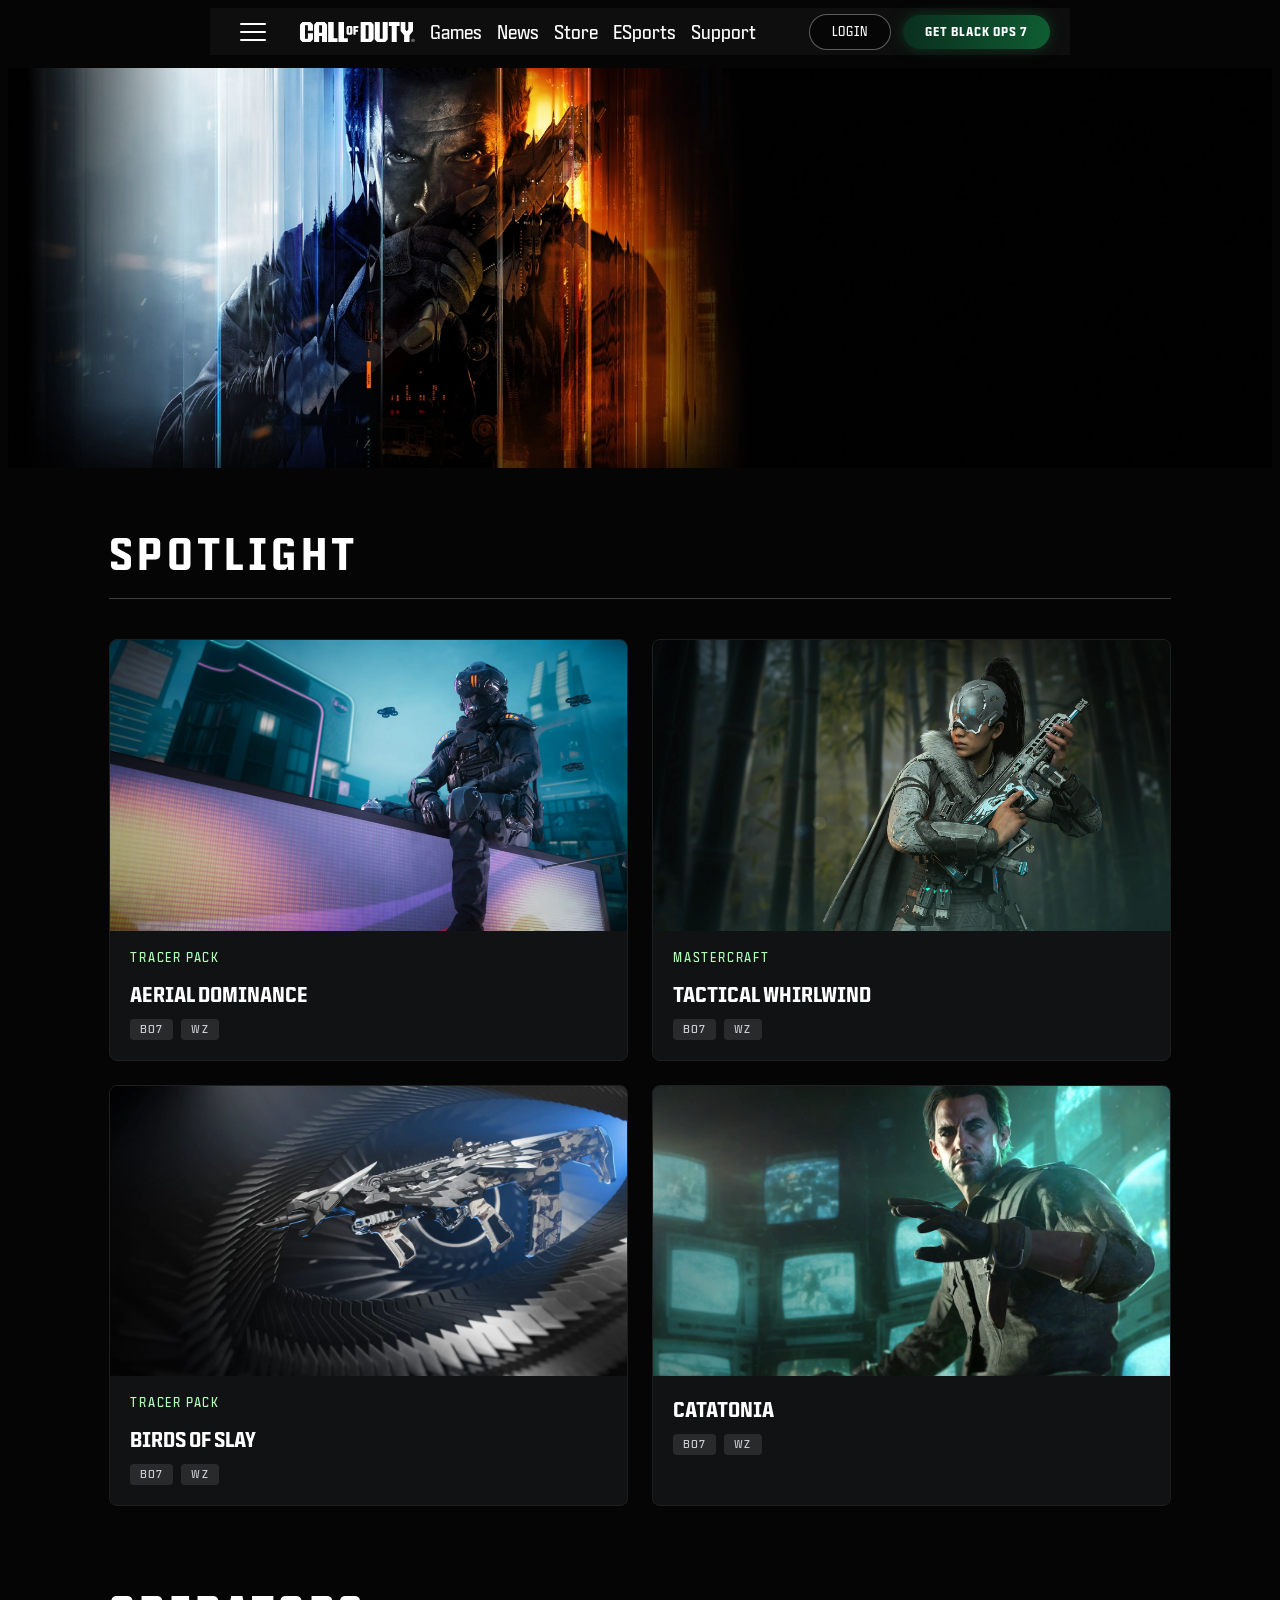
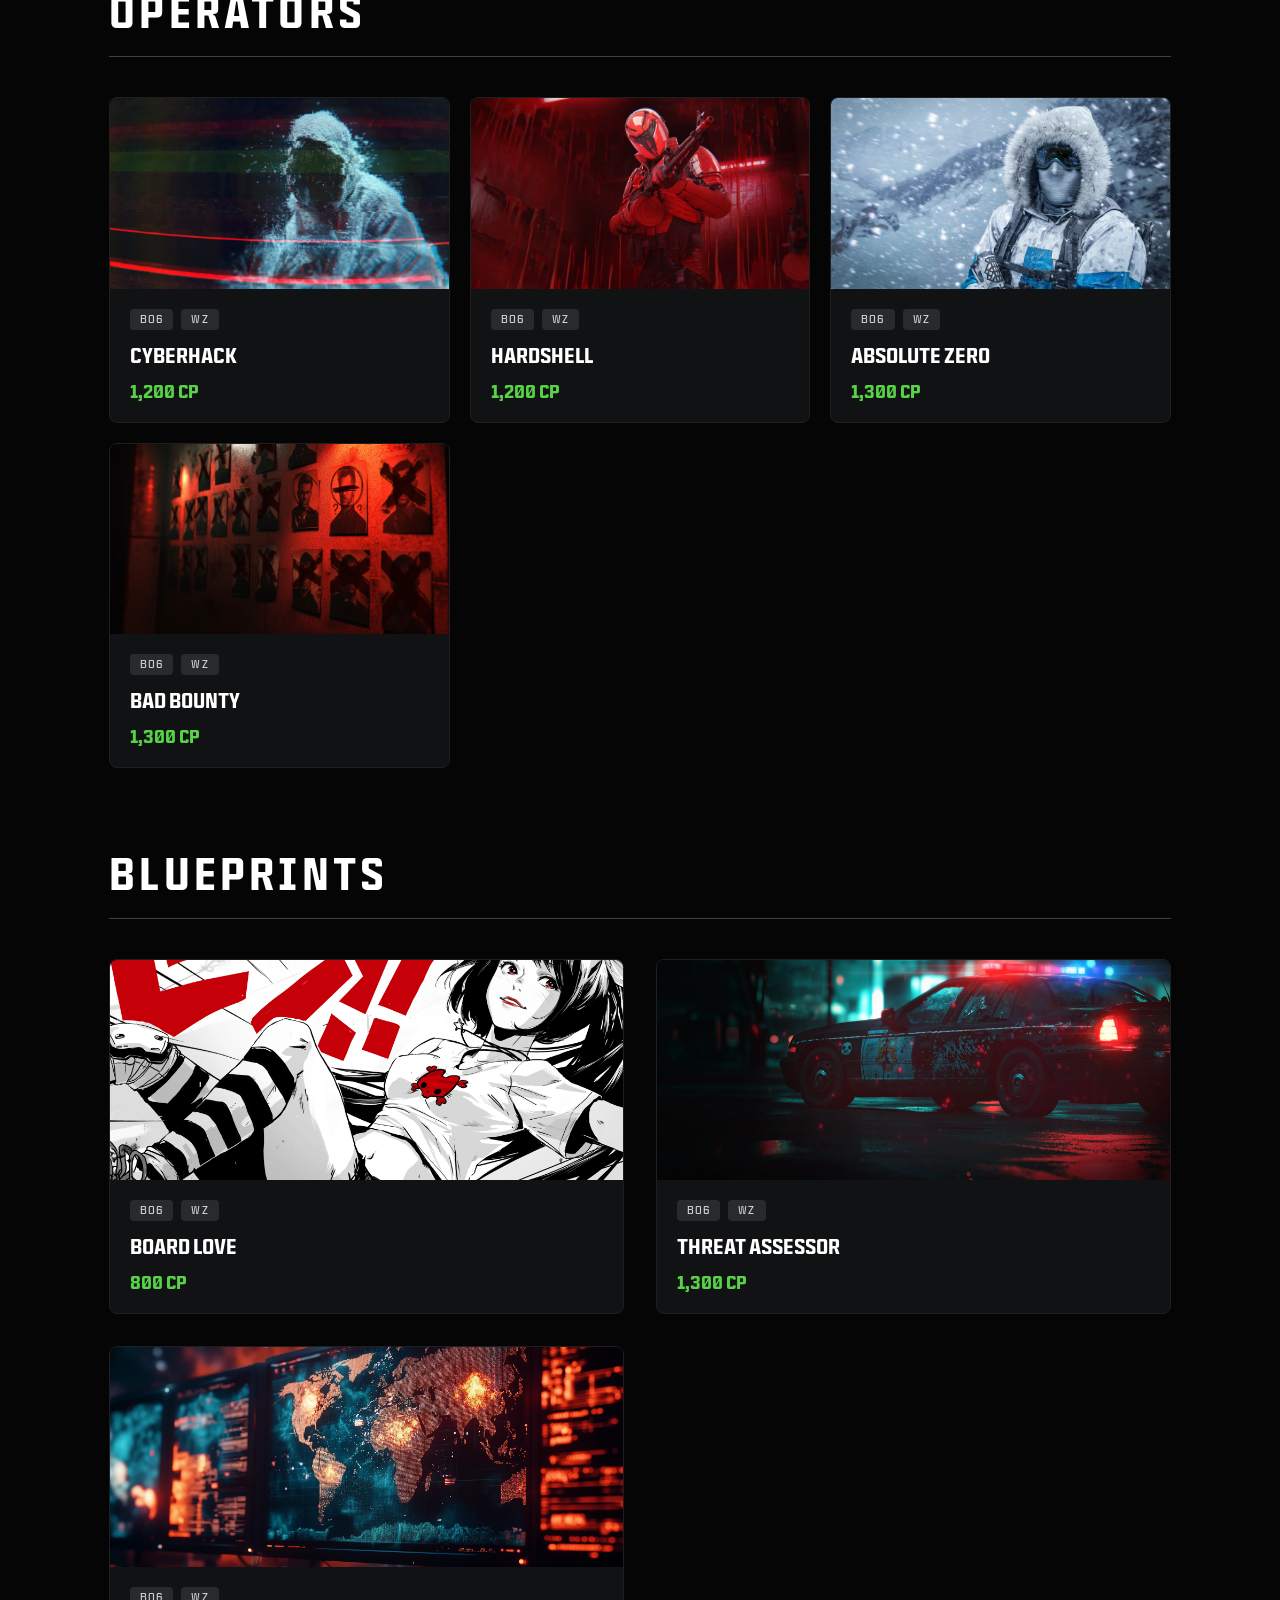
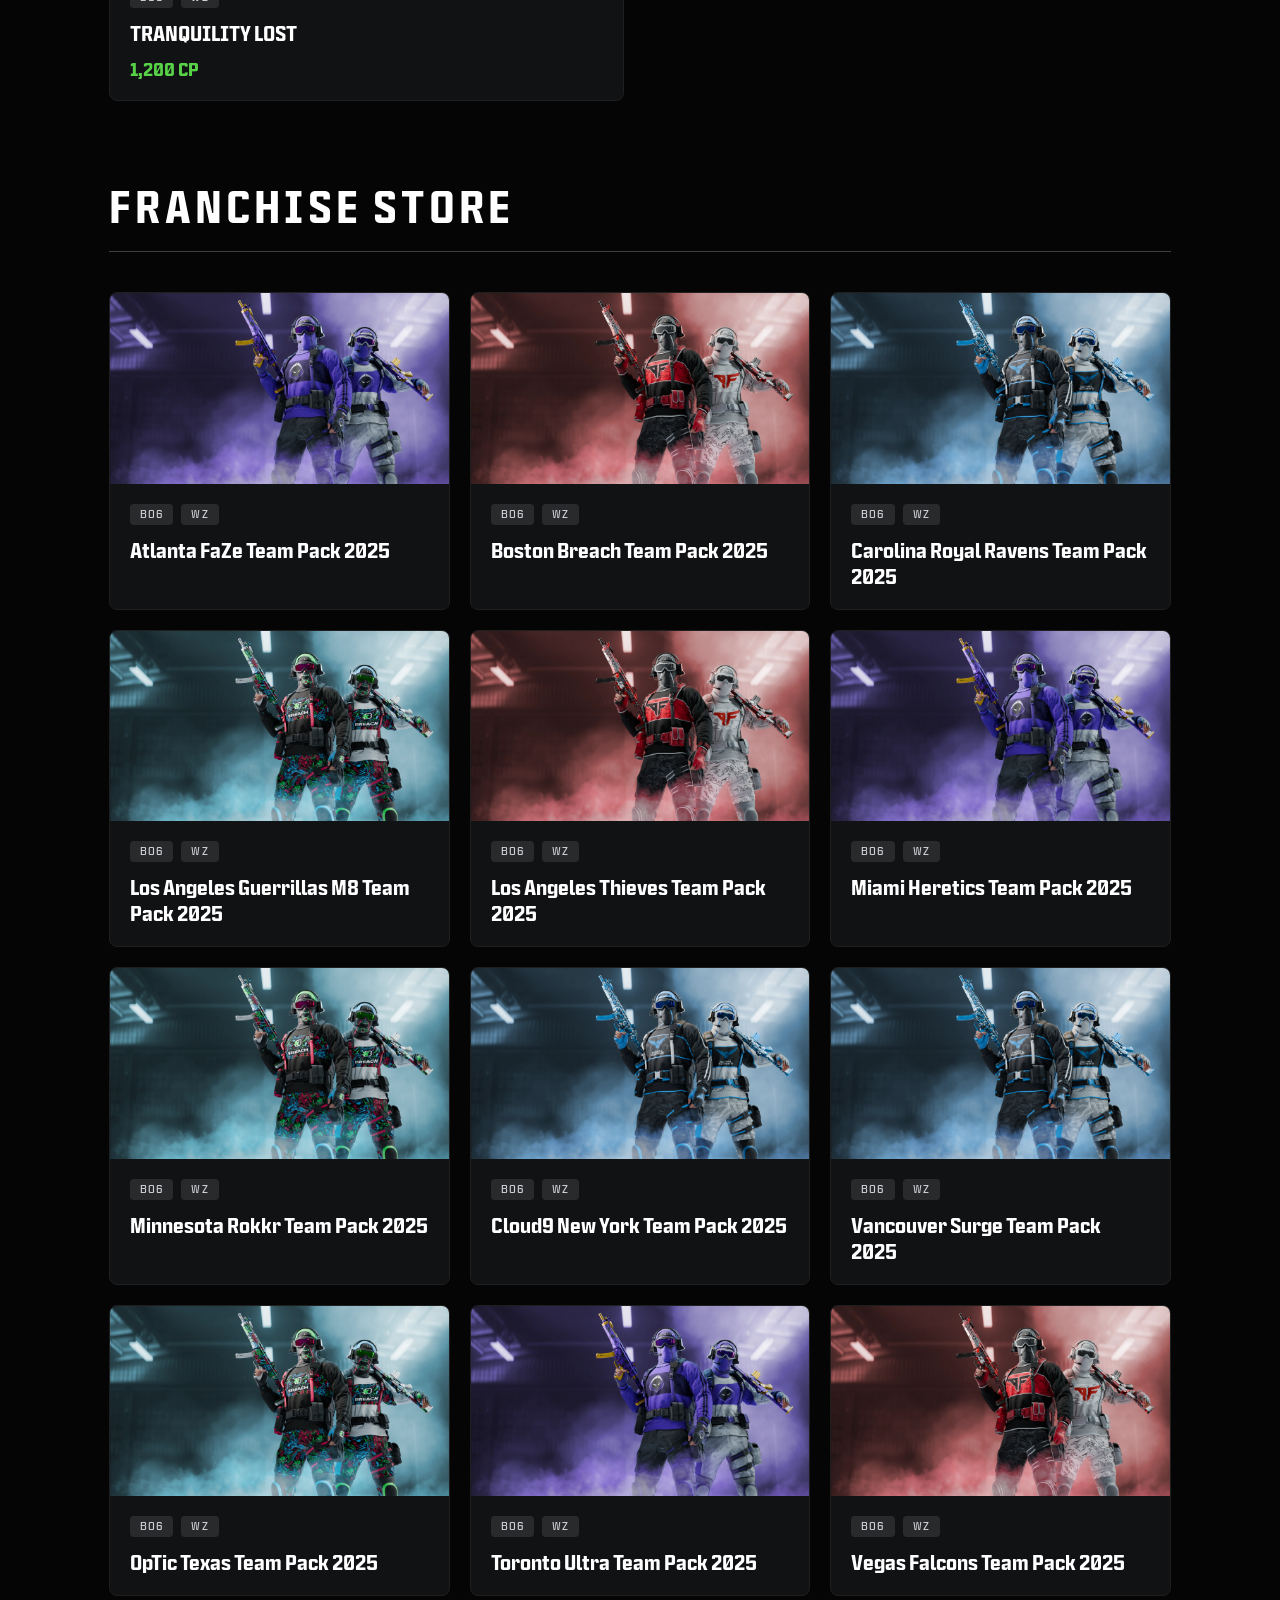
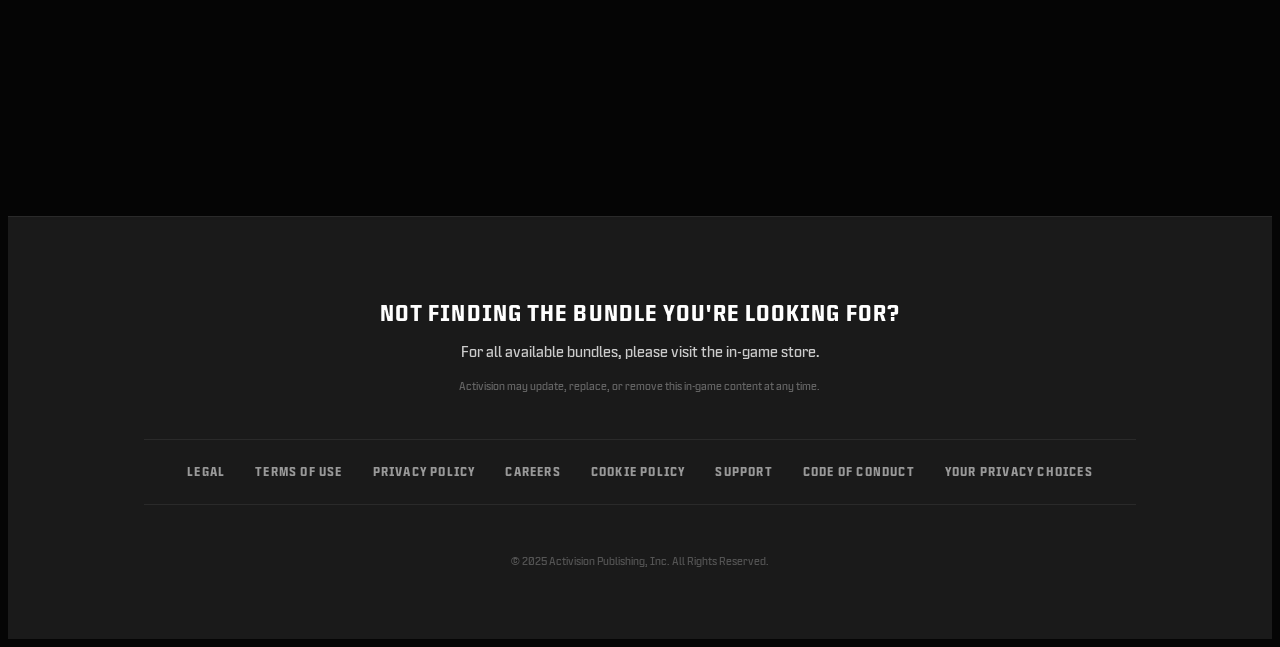
<file: html/store.html>
<!DOCTYPE html>
<html lang="en">

<head>
  <meta charset="UTF-8">
  <meta name="viewport" content="width=device-width, initial-scale=1.0">
  <title>Store</title>
  <link rel="stylesheet" href="../css/index.css">
  <link rel="stylesheet" href="../css/store.css">

  <script src="../js/index.js"></script>
  <script src="../js/store.js"></script>
</head>

<body>

  <div id="nav-bar">
    <section id="menu">
      <button class="menu-toggle" aria-label="Open navigation menu">
        <span></span>
        <span></span>
        <span></span>
      </button>
      <div class="menu-dropdown">
        <a href="#">Latest Intel</a>
        <a href="#">Battle Pass</a>
        <a href="#">Forums</a>
      </div>
    </section>

    <section id="nav-left">
      <a href="index.html"><img src="../assets/logos/cod-logo.svg" id="logo" alt="Logo"></a>
      <p>Games</p>
      <a href="news.html">
        <p>News</p>
      </a>
      <a href="store.html">
        <p>Store</p>
      </a>
      <p>ESports</p>
      <p>Support</p>
    </section>

    <section id="nav-right">
      <button class="nav-button nav-ghost">Login</button>
      <button class="nav-button nav-black">Get Black Ops 7</button>
    </section>
  </div>
  <div class="fade-slider">
    <img src="../assets/photos/Chimera_Store-LP_Hero_Desktop-LG.webp" class="slide active">
    <img src="../assets/photos/COD-Store_LP_BC_Desktop-LG.webp" class="slide">
    <img src="../assets/photos/CODE_Legacy_Store-Hero_Desktop-LG.webp" class="slide">
  </div>
  <main class="store-content">
    <div class="site-container">

      <!-- Spotlight Section -->
      <section class="bundles-section spotlight-section">
        <div class="section-header">
          <h2 class="section-title">Spotlight</h2>
        </div>
        <div class="spotlight-grid">
          <div class="bundle-card">
            <div class="bundle-image-container">
              <img src="../assets/photos/sat_bundle_billboard_21312_drone_specialist.webp" alt="Aerial Dominance"
                class="bundle-image">
            </div>
            <div class="bundle-info">
              <div class="bundle-type">Tracer Pack</div>
              <h3 class="bundle-title">AERIAL DOMINANCE</h3>
              <div class="bundle-tags">
                <span class="game-tag">BO7</span>
                <span class="game-tag">WZ</span>
              </div>
            </div>
          </div>

          <div class="bundle-card">
            <div class="bundle-image-container">
              <img src="../assets/photos/sat_bundle_billboard_21339_tactical_martial_artist.webp"
                alt="Tactical Whirlwind" class="bundle-image">
            </div>
            <div class="bundle-info">
              <div class="bundle-type">Mastercraft</div>
              <h3 class="bundle-title">TACTICAL WHIRLWIND</h3>
              <div class="bundle-tags">
                <span class="game-tag">BO7</span>
                <span class="game-tag">WZ</span>
              </div>
            </div>
          </div>

          <div class="bundle-card">
            <div class="bundle-image-container">
              <img src="../assets/photos/sat_bundle_billboard_21304_mecha_eagle.webp" alt="Birds of Slay"
                class="bundle-image">
            </div>
            <div class="bundle-info">
              <div class="bundle-type">Tracer Pack</div>
              <h3 class="bundle-title">BIRDS OF SLAY</h3>
              <div class="bundle-tags">
                <span class="game-tag">BO7</span>
                <span class="game-tag">WZ</span>
              </div>
            </div>
          </div>

          <div class="bundle-card">
            <div class="bundle-image-container">
              <img src="../assets/photos/sat_bundle_billboard_21310_mk_ultra_hallucination.webp" alt="Catatonia"
                class="bundle-image">
            </div>
            <div class="bundle-info">
              <h3 class="bundle-title">CATATONIA</h3>
              <div class="bundle-tags">
                <span class="game-tag">BO7</span>
                <span class="game-tag">WZ</span>
              </div>
            </div>
          </div>
        </div>
      </section>

      <!-- Operators Section -->
      <section class="bundles-section">
        <div class="section-header">
          <h2 class="section-title">Operators</h2>
        </div>
        <div class="bundles-grid operators-grid">
          <div class="bundle-card">
            <div class="bundle-image-container">
              <img src="../assets/photos/cer_bundle_billboard_12359_hacker.webp" alt="Cyberhack" class="bundle-image">
            </div>
            <div class="bundle-info">
              <div class="bundle-tags">
                <span class="game-tag">BO6</span>
                <span class="game-tag">WZ</span>
              </div>
              <h3 class="bundle-title">CYBERHACK</h3>
              <div class="bundle-price">1,200 CP</div>
            </div>
          </div>

          <div class="bundle-card">
            <div class="bundle-image-container">
              <img src="../assets/photos/cer_bundle_billboard_12357_red_lacquer.webp" alt="Hardshell"
                class="bundle-image">
            </div>
            <div class="bundle-info">
              <div class="bundle-tags">
                <span class="game-tag">BO6</span>
                <span class="game-tag">WZ</span>
              </div>
              <h3 class="bundle-title">HARDSHELL</h3>
              <div class="bundle-price">1,200 CP</div>
            </div>
          </div>

          <div class="bundle-card">
            <div class="bundle-image-container">
              <img src="../assets/photos/cer_bundle_billboard_12338_arctic.webp" alt="Absolute Zero"
                class="bundle-image">
            </div>
            <div class="bundle-info">
              <div class="bundle-tags">
                <span class="game-tag">BO6</span>
                <span class="game-tag">WZ</span>
              </div>
              <h3 class="bundle-title">ABSOLUTE ZERO</h3>
              <div class="bundle-price">1,300 CP</div>
            </div>
          </div>

          <div class="bundle-card">
            <div class="bundle-image-container">
              <img src="../assets/photos/cer_bundle_billboard_12360_bounty_hunter.webp" alt="Bad Bounty"
                class="bundle-image">
            </div>
            <div class="bundle-info">
              <div class="bundle-tags">
                <span class="game-tag">BO6</span>
                <span class="game-tag">WZ</span>
              </div>
              <h3 class="bundle-title">BAD BOUNTY</h3>
              <div class="bundle-price">1,300 CP</div>
            </div>
          </div>
        </div>
      </section>

      <!-- Blueprints Section -->
      <section class="bundles-section">
        <div class="section-header">
          <h2 class="section-title">Blueprints</h2>
        </div>
        <div class="bundles-grid blueprints-grid">
          <div class="bundle-card">
            <div class="bundle-image-container">
              <img src="../assets/photos/cer_bundle_billboard_11335_manga.webp" alt="Board Love" class="bundle-image">
            </div>
            <div class="bundle-info">
              <div class="bundle-tags">
                <span class="game-tag">BO6</span>
                <span class="game-tag">WZ</span>
              </div>
              <h3 class="bundle-title">BOARD LOVE</h3>
              <div class="bundle-price">800 CP</div>
            </div>
          </div>

          <div class="bundle-card">
            <div class="bundle-image-container">
              <img src="../assets/photos/cer_bundle_billboard_11352_police_sniper.webp" alt="Threat Assessor"
                class="bundle-image">
            </div>
            <div class="bundle-info">
              <div class="bundle-tags">
                <span class="game-tag">BO6</span>
                <span class="game-tag">WZ</span>
              </div>
              <h3 class="bundle-title">THREAT ASSESSOR</h3>
              <div class="bundle-price">1,300 CP</div>
            </div>
          </div>

          <div class="bundle-card">
            <div class="bundle-image-container">
              <img src="../assets/photos/cer_bundle_billboard_11336_war_and_peace.webp" alt="Tranquility Lost"
                class="bundle-image">
            </div>
            <div class="bundle-info">
              <div class="bundle-tags">
                <span class="game-tag">BO6</span>
                <span class="game-tag">WZ</span>
              </div>
              <h3 class="bundle-title">TRANQUILITY LOST</h3>
              <div class="bundle-price">1,200 CP</div>
            </div>
          </div>
        </div>
      </section>

      <!-- Franchise Store Section -->
      <section class="bundles-section">
        <div class="section-header">
          <h2 class="section-title">Franchise Store</h2>
        </div>
        <div class="bundles-grid franchise-grid">
          <div class="bundle-card">
            <div class="bundle-image-container">
              <img src="../assets/photos/cer_bundle_billboard_11364_cdl_team_pack_d.webp"
                alt="Atlanta FaZe Team Pack 2025" class="bundle-image">
            </div>
            <div class="bundle-info">
              <div class="bundle-tags">
                <span class="game-tag">BO6</span>
                <span class="game-tag">WZ</span>
              </div>
              <h3 class="bundle-title">Atlanta FaZe Team Pack 2025</h3>
            </div>
          </div>

          <div class="bundle-card">
            <div class="bundle-image-container">
              <img src="../assets/photos/cer_bundle_billboard_11361_cdl_team_pack_a.webp"
                alt="Boston Breach Team Pack 2025" class="bundle-image">
            </div>
            <div class="bundle-info">
              <div class="bundle-tags">
                <span class="game-tag">BO6</span>
                <span class="game-tag">WZ</span>
              </div>
              <h3 class="bundle-title">Boston Breach Team Pack 2025</h3>
            </div>
          </div>

          <div class="bundle-card">
            <div class="bundle-image-container">
              <img src="../assets/photos/cer_bundle_billboard_11363_cdl_team_pack_c.webp"
                alt="Carolina Royal Ravens Team Pack 2025" class="bundle-image">
            </div>
            <div class="bundle-info">
              <div class="bundle-tags">
                <span class="game-tag">BO6</span>
                <span class="game-tag">WZ</span>
              </div>
              <h3 class="bundle-title">Carolina Royal Ravens Team Pack 2025</h3>
            </div>
          </div>

          <div class="bundle-card">
            <div class="bundle-image-container">
              <img src="../assets/photos/cer_bundle_billboard_11362_cdl_team_pack_b.webp"
                alt="Los Angeles Guerrillas M8 Team Pack 2025" class="bundle-image">
            </div>
            <div class="bundle-info">
              <div class="bundle-tags">
                <span class="game-tag">BO6</span>
                <span class="game-tag">WZ</span>
              </div>
              <h3 class="bundle-title">Los Angeles Guerrillas M8 Team Pack 2025</h3>
            </div>
          </div>

          <div class="bundle-card">
            <div class="bundle-image-container">
              <img src="../assets/photos/cer_bundle_billboard_11361_cdl_team_pack_a.webp"
                alt="Los Angeles Thieves Team Pack 2025" class="bundle-image">
            </div>
            <div class="bundle-info">
              <div class="bundle-tags">
                <span class="game-tag">BO6</span>
                <span class="game-tag">WZ</span>
              </div>
              <h3 class="bundle-title">Los Angeles Thieves Team Pack 2025</h3>
            </div>
          </div>

          <div class="bundle-card">
            <div class="bundle-image-container">
              <img src="../assets/photos/cer_bundle_billboard_11364_cdl_team_pack_d.webp"
                alt="Miami Heretics Team Pack 2025" class="bundle-image">
            </div>
            <div class="bundle-info">
              <div class="bundle-tags">
                <span class="game-tag">BO6</span>
                <span class="game-tag">WZ</span>
              </div>
              <h3 class="bundle-title">Miami Heretics Team Pack 2025</h3>
            </div>
          </div>

          <div class="bundle-card">
            <div class="bundle-image-container">
              <img src="../assets/photos/cer_bundle_billboard_11362_cdl_team_pack_b.webp"
                alt="Minnesota Rokkr Team Pack 2025" class="bundle-image">
            </div>
            <div class="bundle-info">
              <div class="bundle-tags">
                <span class="game-tag">BO6</span>
                <span class="game-tag">WZ</span>
              </div>
              <h3 class="bundle-title">Minnesota Rokkr Team Pack 2025</h3>
            </div>
          </div>

          <div class="bundle-card">
            <div class="bundle-image-container">
              <img src="../assets/photos/cer_bundle_billboard_11363_cdl_team_pack_c.webp"
                alt="Cloud9 New York Team Pack 2025" class="bundle-image">
            </div>
            <div class="bundle-info">
              <div class="bundle-tags">
                <span class="game-tag">BO6</span>
                <span class="game-tag">WZ</span>
              </div>
              <h3 class="bundle-title">Cloud9 New York Team Pack 2025</h3>
            </div>
          </div>

          <div class="bundle-card">
            <div class="bundle-image-container">
              <img src="../assets/photos/cer_bundle_billboard_11363_cdl_team_pack_c.webp"
                alt="Vancouver Surge Team Pack 2025" class="bundle-image">
            </div>
            <div class="bundle-info">
              <div class="bundle-tags">
                <span class="game-tag">BO6</span>
                <span class="game-tag">WZ</span>
              </div>
              <h3 class="bundle-title">Vancouver Surge Team Pack 2025</h3>
            </div>
          </div>

          <div class="bundle-card">
            <div class="bundle-image-container">
              <img src="../assets/photos/cer_bundle_billboard_11362_cdl_team_pack_b.webp"
                alt="OpTic Texas Team Pack 2025" class="bundle-image">
            </div>
            <div class="bundle-info">
              <div class="bundle-tags">
                <span class="game-tag">BO6</span>
                <span class="game-tag">WZ</span>
              </div>
              <h3 class="bundle-title">OpTic Texas Team Pack 2025</h3>
            </div>
          </div>

          <div class="bundle-card">
            <div class="bundle-image-container">
              <img src="../assets/photos/cer_bundle_billboard_11364_cdl_team_pack_d.webp"
                alt="Toronto Ultra Team Pack 2025" class="bundle-image">
            </div>
            <div class="bundle-info">
              <div class="bundle-tags">
                <span class="game-tag">BO6</span>
                <span class="game-tag">WZ</span>
              </div>
              <h3 class="bundle-title">Toronto Ultra Team Pack 2025</h3>
            </div>
          </div>

          <div class="bundle-card">
            <div class="bundle-image-container">
              <img src="../assets/photos/cer_bundle_billboard_11361_cdl_team_pack_a.webp"
                alt="Vegas Falcons Team Pack 2025" class="bundle-image">
            </div>
            <div class="bundle-info">
              <div class="bundle-tags">
                <span class="game-tag">BO6</span>
                <span class="game-tag">WZ</span>
              </div>
              <h3 class="bundle-title">Vegas Falcons Team Pack 2025</h3>
            </div>
          </div>
        </div>
      </section>

    </div>
  </main>

  <footer class="site-footer">
    <div class="site-container">
      <div class="footer-content">
        <div class="store-message">
          <h3>Not finding the bundle you're looking for?</h3>
          <p>For all available bundles, please visit the in-game store.</p>
          <p class="disclaimer-note">Activision may update, replace, or remove this in-game content at any time.</p>
        </div>

        <div class="footer-links-row">
          <a href="#">Legal</a>
          <a href="#">Terms of Use</a>
          <a href="#">Privacy Policy</a>
          <a href="#">Careers</a>
          <a href="#">Cookie Policy</a>
          <a href="#">Support</a>
          <a href="#">Code of Conduct</a>
          <a href="#">Your Privacy Choices</a>
        </div>

        <p class="copyright">© 2025 Activision Publishing, Inc. All Rights Reserved.</p>
      </div>
    </div>
  </footer>
</body>

</html>
</file>
<file: css/index.css>
@font-face {
  font-family: 'Hitmarker';
  src: url('../assets/fonts/HitmarkerText-Regular.ttf') format('truetype');
  font-style: normal;
  font-weight: 400;
}

@font-face {
  font-family: 'Hitmarker';
  src: url('../assets/fonts/HitmarkerText-Bold.ttf') format('truetype');
  font-weight: 700;
  font-style: normal;
}

html {
  margin: 0;
  padding: 0;
  box-sizing: border-box;
  background-color: #050505;
  overflow-x: hidden;
  font-family: 'Hitmarker', sans-serif;
}

.game-image,
img {
  max-width: 100%;
  height: auto;
  display: block;
}

#nav-bar {
  position: absolute;
  top: 0;
  left: 16%;
  width: 68%;
  height: 47px;
  background-color: rgba(20, 20, 20, 0.6);
  display: flex;
  align-items: center;
  box-sizing: border-box;
  padding: 0 20px;
  z-index: 3;
}

#nav-bar a {
  text-decoration: none;
}

#menu {
  position: relative;
  margin-left: 10px;
  margin-right: 20px;
  display: flex;
  align-items: center;
}

.menu-toggle {
  width: 40px;
  height: 40px;
  display: flex;
  flex-direction: column;
  justify-content: center;
  gap: 6px;
  padding: 0;
  background: transparent;
  border: none;
  cursor: pointer;
}

.menu-toggle span {
  width: 26px;
  height: 2px;
  background: white;
  border-radius: 2px;
}

.menu-dropdown {
  position: absolute;
  top: 48px;
  left: 0;
  background: rgba(0, 0, 0, 0.9);
  border-radius: 8px;
  padding: 10px 0;
  min-width: 170px;
  display: none;
  flex-direction: column;
  gap: 4px;
  z-index: 10;
  opacity: 0;
  transition: opacity 0.2s ease;
}

.menu-dropdown a {
  color: white;
  text-decoration: none;
  font-size: 14px;
  padding: 8px 18px;
  text-transform: uppercase;
  font-family: 'Hitmarker', sans-serif;
}

.menu-dropdown a:hover {
  background: rgba(255, 255, 255, 0.1);
}

#nav-left {
  display: flex;
  align-items: center;
}

#nav-right {
  margin-left: auto;
  display: flex;
  align-items: center;
  gap: 12px;
}

#nav-right .nav-button {
  font-family: 'Hitmarker', sans-serif;
  font-size: 12px;
  letter-spacing: 0.08em;
  text-transform: uppercase;
  border-radius: 999px;
  padding: 10px 22px;
  border: none;
  background: transparent;
  color: white;
  cursor: pointer;
  transition: all 0.2s ease;
}

#nav-right .nav-button.nav-ghost {
  background-color: rgba(0, 0, 0, 0.55);
  border: 1px solid rgba(255, 255, 255, 0.35);
}

#nav-right .nav-button.nav-black {
  background: linear-gradient(90deg, #0a2f1f, #0f5d32);
  box-shadow: 0 0 14px rgba(15, 93, 50, 0.55);
  font-weight: 600;
}

#nav-right .nav-button:hover {
  transform: translateY(-2px);
  box-shadow: 0 6px 15px rgba(0, 0, 0, 0.35);
}

#logo {
  height: 20px;
  width: auto;
  display: block;
}

#nav-left p {
  margin-left: 15px;
  color: white;
  font-size: 18px;
  font-weight: 100;
  cursor: pointer;
}

.site-container {
  width: 100%;
  max-width: 1040px;
  margin: 0 auto;
  padding: 0 24px;
  box-sizing: border-box;
}

.site-footer {
  width: 100%;
  background-color: #050505;
  color: #f5f5f5;
  border-top: 1px solid #1f1f1f;
  padding: 40px 0;
}

.footer-content {
  display: flex;
  flex-wrap: wrap;
  justify-content: space-between;
  align-items: center;
  gap: 16px;
  font-size: 14px;
  color: #9da2aa;
}

.footer-links {
  display: flex;
  gap: 18px;
}

.footer-links a {
  color: #9da2aa;
  text-decoration: none;
  font-size: 13px;
}

@media (max-width: 1024px) {
  #nav-bar {
    left: 5%;
    width: 90%;
  }

  .site-container {
    padding: 0 40px;
  }
}

@media (max-width: 768px) {
  #nav-bar {
    left: 2%;
    width: 96%;
    height: 50px;
    padding: 0 14px;
  }

  #nav-left p {
    display: none;
    /* Hide text labels on tablet to save space */
  }

  #nav-right .nav-button {
    padding: 8px 16px;
    font-size: 11px;
  }

  .site-container {
    padding: 0 24px;
  }

  .footer-links {
    flex-direction: column;
    gap: 12px;
    align-items: center;
  }

  .footer-content {
    flex-direction: column;
    text-align: center;
    gap: 24px;
  }
}

@media (max-width: 480px) {
  #nav-bar {
    left: 0;
    width: 100%;
    height: 48px;
    padding: 0 16px;
    background-color: rgba(20, 20, 20, 0.85);
    /* Darker bg for better visibility */
  }

  #logo {
    height: 18px;
  }

  #nav-right .nav-button {
    padding: 6px 12px;
    font-size: 10px;
  }

  .menu-toggle {
    margin-right: 10px;
  }
}
</file>
<file: css/store.css>
body {
    position: relative;
    padding-top: 60px;
    background-color: #050505;
    color: #f5f5f5;
}

.fade-slider {
    position: relative;
    width: 100%;
    height: 400px;
    overflow: hidden;
}

.fade-slider .slide {
    position: absolute;
    width: 100%;
    height: 100%;
    object-fit: cover;
    opacity: 0;
    transition: opacity 1.2s ease;
}

.fade-slider .slide.active {
    opacity: 1;
}

.store-content {
    padding: 60px 0;
    min-height: calc(100vh - 200px);
}

.store-content .site-container {
    width: 84%;
    max-width: none;
    padding: 0;
    margin: 0 auto;
}

.bundles-section {
    margin-bottom: 80px;
}

.section-header {
    display: flex;
    justify-content: space-between;
    align-items: center;
    margin-bottom: 40px;
    padding-bottom: 20px;
    border-bottom: 1px solid #3f3f3f;
}

.section-title {
    font-family: 'Hitmarker', sans-serif;
    font-size: 42px;
    font-weight: 700;
    text-transform: uppercase;
    letter-spacing: 0.1em;
    color: #ffffff;
    margin: 0;
}

.view-all-link {
    font-family: 'Hitmarker', sans-serif;
    font-size: 14px;
    text-transform: uppercase;
    letter-spacing: 0.1em;
    color: #ffffff;
    text-decoration: none;
    border-bottom: 1px solid #ffffff;
    padding-bottom: 4px;
    transition: opacity 0.2s ease;
}

.view-all-link:hover {
    opacity: 0.7;
}

.bundles-grid {
    display: grid;
    grid-template-columns: repeat(auto-fill, minmax(260px, 1fr));
    gap: 20px;
    max-width: 100%;
}

.operators-grid {
    grid-template-columns: repeat(auto-fill, minmax(300px, 1fr));
}

.blueprints-grid {
    grid-template-columns: repeat(auto-fill, minmax(420px, 1fr));
    gap: 32px;
}

.blueprints-grid .bundle-image-container {
    aspect-ratio: auto;
    height: 220px;
}

.spotlight-grid {
    display: grid;
    grid-template-columns: repeat(2, 1fr);
    gap: 24px;
    max-width: 100%;
}

.franchise-grid {
    grid-template-columns: repeat(auto-fill, minmax(300px, 1fr));
}

.bundle-card {
    background-color: #111214;
    border: 1px solid #1f1f1f;
    border-radius: 8px;
    overflow: hidden;
    cursor: pointer;
    transition: transform 0.2s ease, box-shadow 0.2s ease, border-color 0.2s ease;
    display: flex;
    flex-direction: column;
}

.bundle-card:hover {
    transform: translateY(-4px);
    box-shadow: 0 8px 24px rgba(0, 0, 0, 0.4);
    border-color: #2f2f2f;
}

.bundle-image-container {
    width: 100%;
    aspect-ratio: 16 / 9;
    overflow: hidden;
    background-color: #0a0a0a;
    position: relative;
}

.bundle-image {
    width: 100%;
    height: 100%;
    object-fit: cover;
    display: block;
    transition: transform 0.3s ease;
}

.bundle-card:hover .bundle-image {
    transform: scale(1.05);
}

.bundle-info {
    padding: 20px;
    display: flex;
    flex-direction: column;
    gap: 12px;
}

.bundle-type {
    font-family: 'Hitmarker', sans-serif;
    font-size: 12px;
    text-transform: uppercase;
    letter-spacing: 0.15em;
    color: #b2ffba;
    margin-bottom: 4px;
}

.bundle-tags {
    display: flex;
    gap: 8px;
    flex-wrap: wrap;
}

.game-tag {
    font-family: 'Hitmarker', sans-serif;
    font-size: 11px;
    text-transform: uppercase;
    letter-spacing: 0.1em;
    padding: 4px 10px;
    background-color: rgba(255, 255, 255, 0.1);
    border-radius: 4px;
    color: #cfd2d8;
}

.bundle-title {
    font-family: 'Hitmarker', sans-serif;
    font-size: 20px;
    font-weight: 600;
    color: #ffffff;
    margin: 0;
    line-height: 1.3;
}

.bundle-price {
    font-family: 'Hitmarker', sans-serif;
    font-size: 18px;
    font-weight: 700;
    color: #58d348;
    margin-top: auto;
}

@media (max-width: 768px) {
    .section-title {
        font-size: 32px;
    }

    .spotlight-grid {
        grid-template-columns: 1fr;
        gap: 20px;
    }

    .operators-grid {
        grid-template-columns: repeat(4, 1fr);
        gap: 16px;
    }

    .blueprints-grid {
        grid-template-columns: repeat(3, 1fr);
        gap: 24px;
    }

    .bundles-grid {
        grid-template-columns: repeat(auto-fill, minmax(200px, 1fr));
        gap: 16px;
    }

    .franchise-grid {
        grid-template-columns: repeat(4, 1fr);
        gap: 16px;
    }

    .bundle-info {
        padding: 16px;
    }

    .bundle-title {
        font-size: 16px;
    }

    .bundle-price {
        font-size: 16px;
    }
}

@media (max-width: 480px) {
    .store-content {
        padding: 40px 0;
    }

    .store-content .site-container {
        width: 100%;
        padding: 0 16px;
    }

    .bundles-section {
        margin-bottom: 60px;
    }

    .section-title {
        font-size: 28px;
        margin-left: 10px;
        /* Align with grid padding */
    }

    .bundles-grid,
    .operators-grid,
    .blueprints-grid,
    .franchise-grid,
    .spotlight-grid {
        grid-template-columns: 1fr;
        gap: 24px;
        padding: 0 10px;
    }
}

.site-footer {
    background-color: #1a1a1a;
    padding: 60px 0;
    margin-top: 80px;
    border-top: 1px solid #2a2a2a;
    text-align: center;
}

.footer-content {
    display: flex;
    flex-direction: column;
    align-items: center;
    gap: 40px;
}

.store-message h3 {
    font-family: 'Hitmarker', sans-serif;
    font-size: 22px;
    font-weight: 700;
    color: #ffffff;
    margin-bottom: 15px;
    text-transform: uppercase;
    letter-spacing: 0.05em;
}

.store-message p {
    font-family: 'Hitmarker', sans-serif;
    color: #ccc;
    font-size: 15px;
    margin-bottom: 5px;
    line-height: 1.5;
}

.disclaimer-note {
    font-size: 11px !important;
    color: #666 !important;
    max-width: 700px;
    margin-left: auto;
    margin-right: auto;
    margin-top: 15px;
}

.footer-links-row {
    display: flex;
    flex-wrap: wrap;
    justify-content: center;
    gap: 30px;
    padding: 25px 0;
    border-top: 1px solid #2a2a2a;
    border-bottom: 1px solid #2a2a2a;
    width: 100%;
}

.footer-links-row a {
    font-family: 'Hitmarker', sans-serif;
    color: #999;
    text-decoration: none;
    font-size: 12px;
    font-weight: 600;
    text-transform: uppercase;
    letter-spacing: 0.1em;
    transition: color 0.2s ease;
}

.footer-links-row a:hover {
    color: #ffffff;
}

.copyright {
    font-family: 'Hitmarker', sans-serif;
    color: #555;
    font-size: 11px;
    margin-top: 10px;
}

@media (max-width: 768px) {
    .footer-links-row {
        gap: 15px;
        flex-direction: column;
    }
}
</file>
